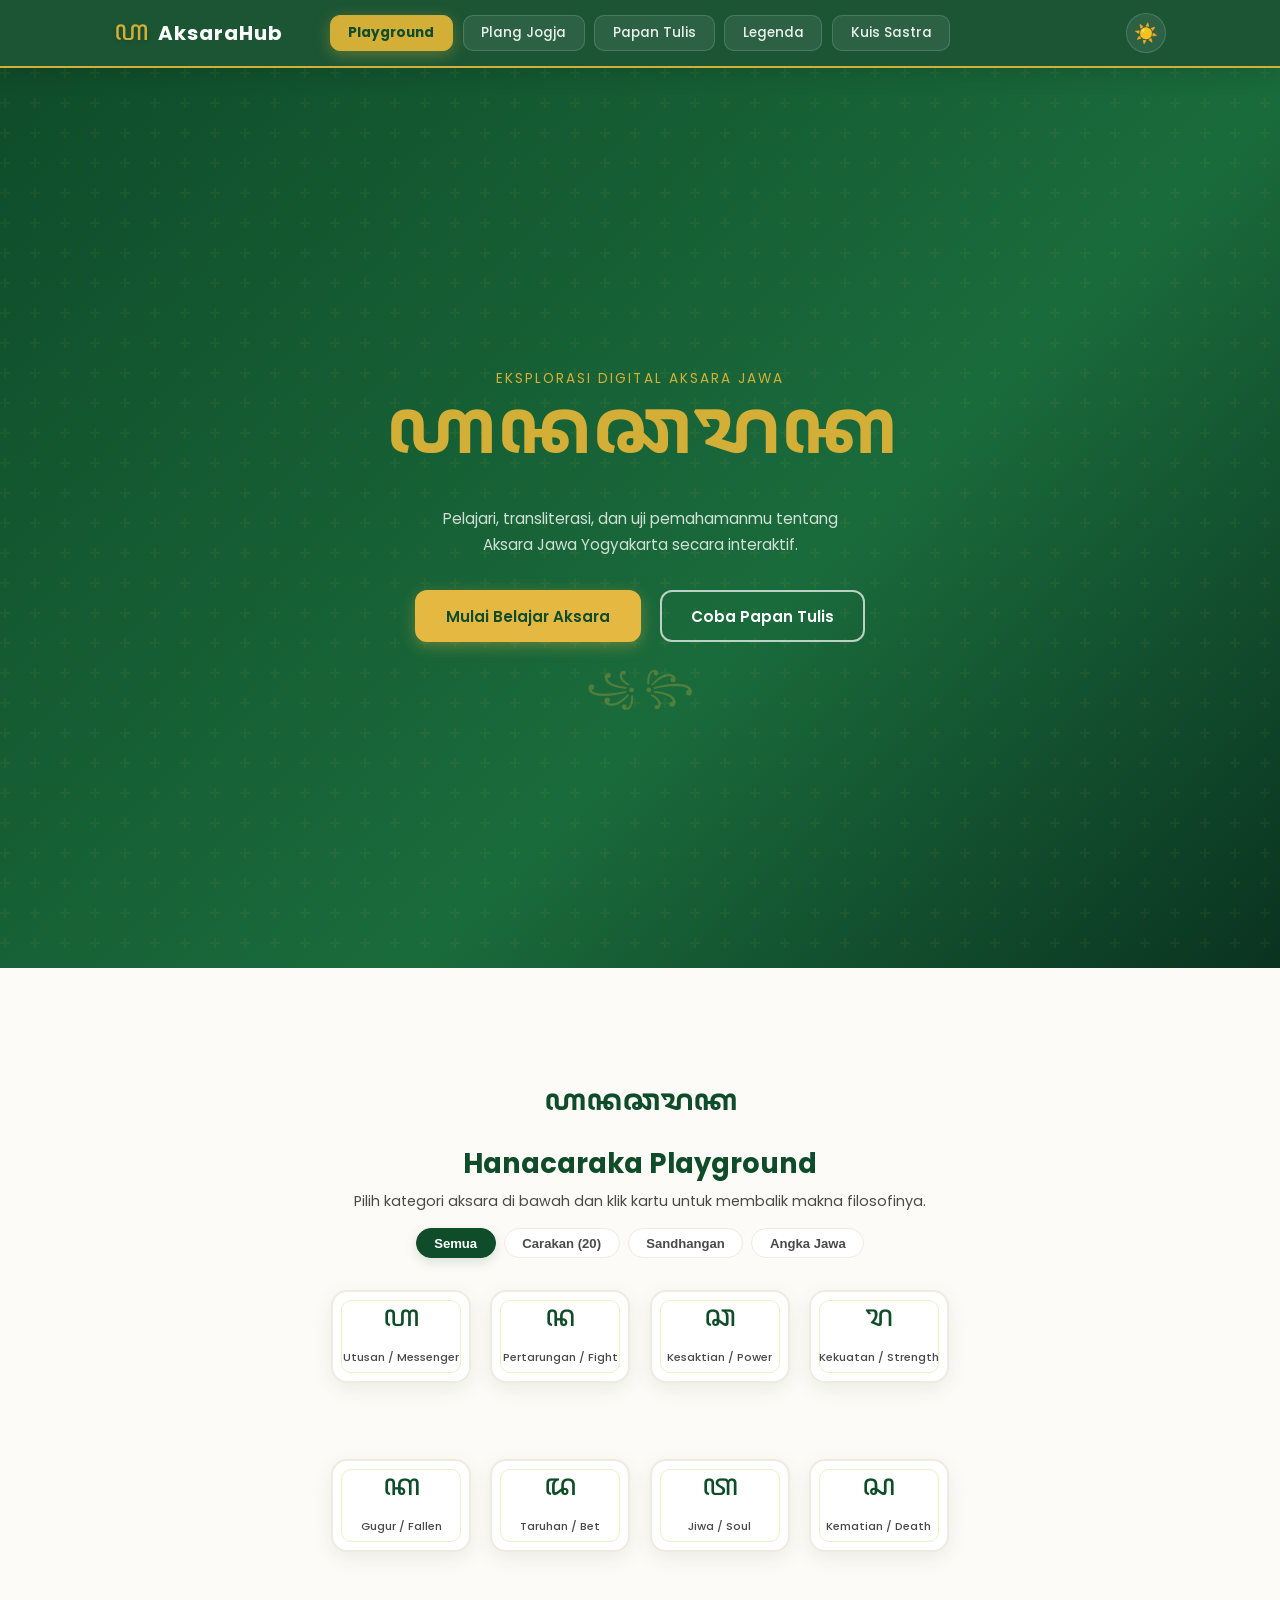
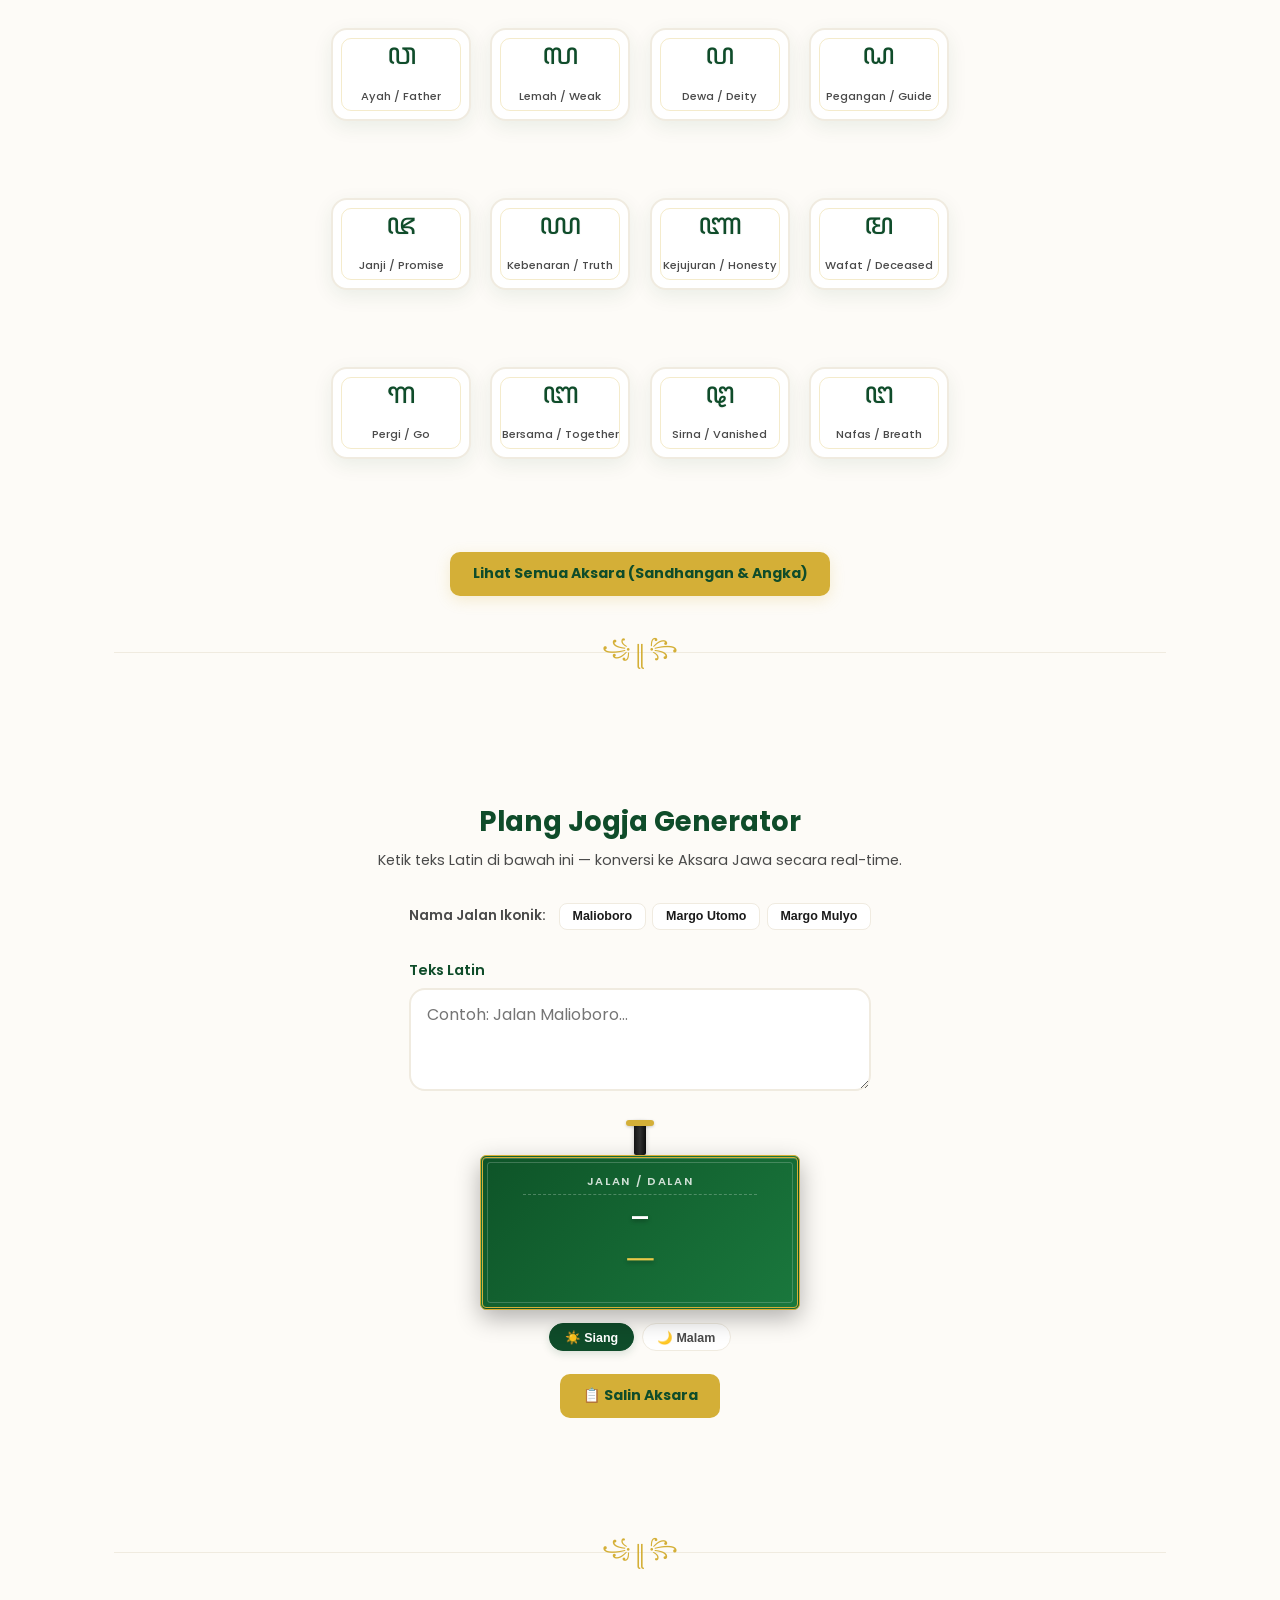
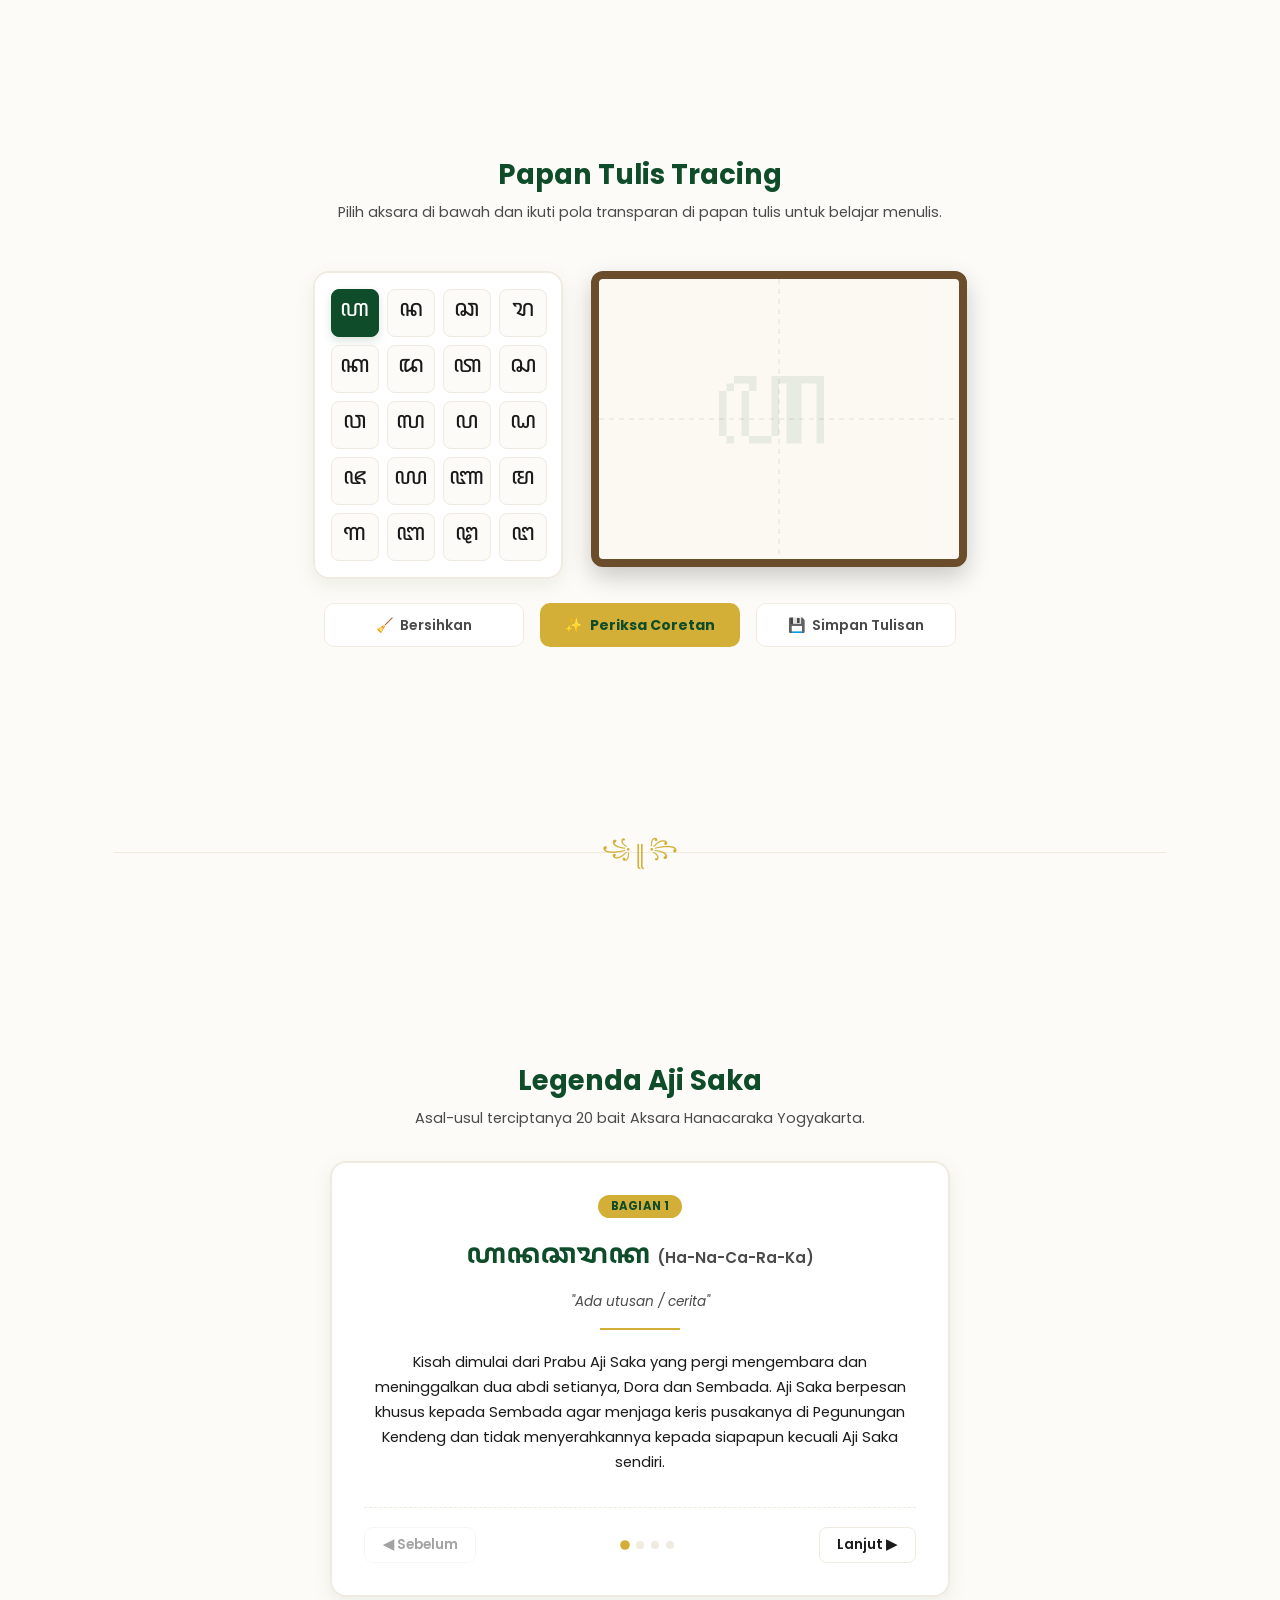
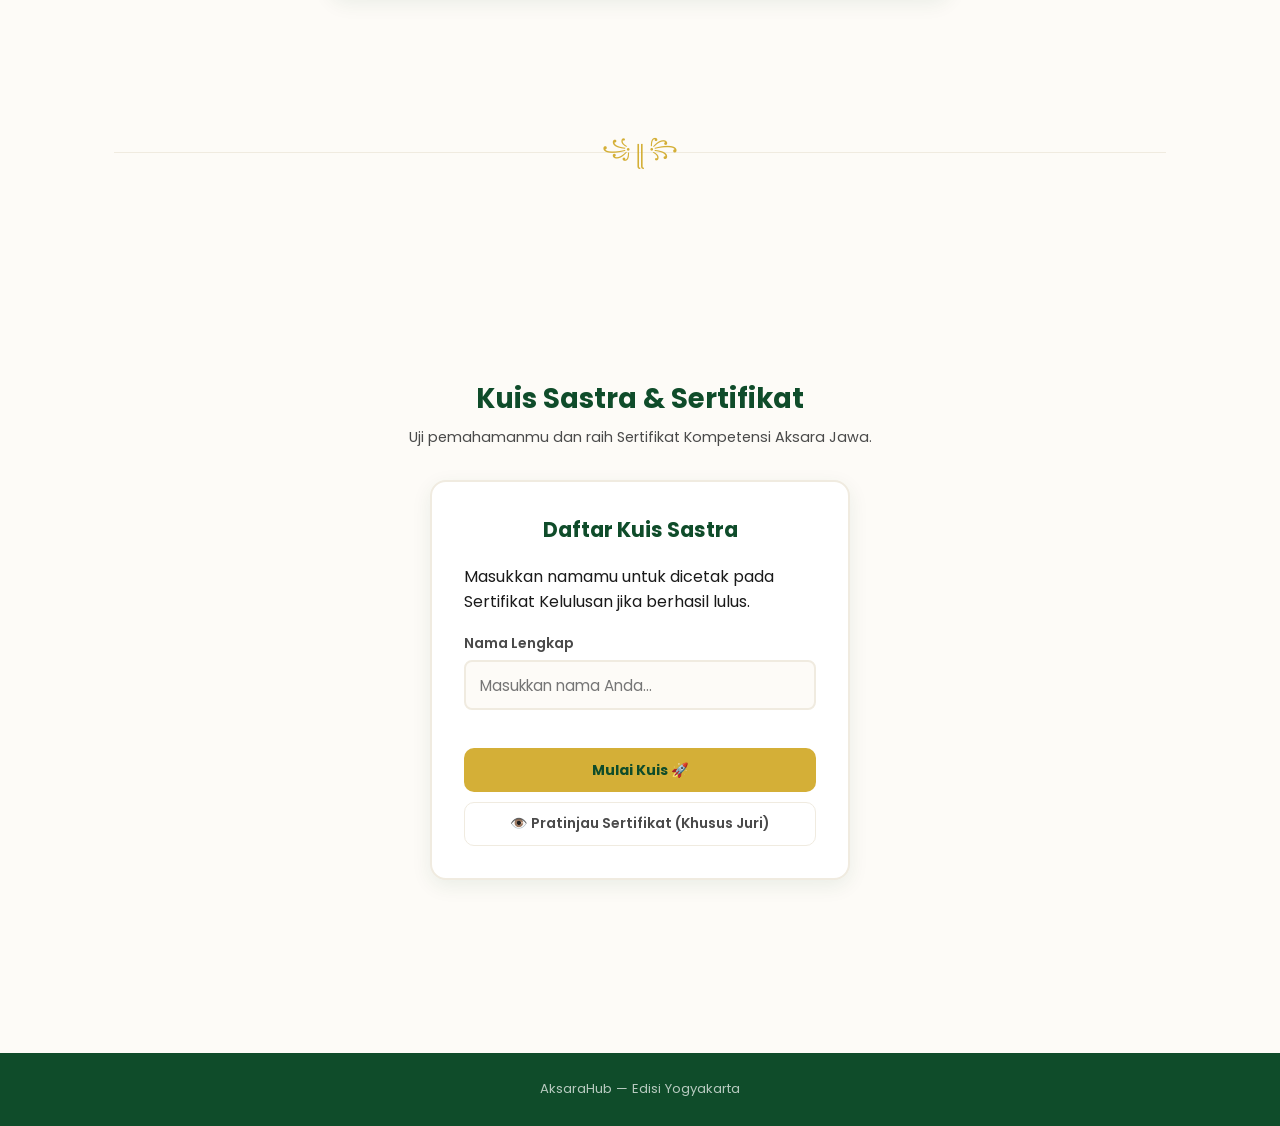
<file: index.html>
<!doctype html>
<html
  lang="id"
  data-theme="light"
>
  <head>
    <meta charset="UTF-8" />
    <meta
      name="viewport"
      content="width=device-width, initial-scale=1.0"
    />
    <meta name="description" content="AksaraHub Edisi Yogyakarta - Aplikasi edukasi interaktif Aksara Jawa (Hanacaraka), generator plang jalan Jogja real-time, dan kuis sastra interaktif. Belajar Aksara Jawa dengan mudah." />
    <meta name="keywords" content="aksara jawa, hanacaraka, yogyakarta, belajar aksara jawa, generator plang jogja, kuis aksara jawa" />
    <title>AksaraHub — Edisi Yogyakarta</title>
    <link
      rel="preconnect"
      href="https://fonts.googleapis.com"
    />
    <link
      href="https://fonts.googleapis.com/css2?family=Noto+Sans+Javanese&family=Poppins:wght@300;400;600;700&display=swap"
      rel="stylesheet"
    />
    <link
      rel="stylesheet"
      href="style.css?v=26"
    />
  </head>
  <body>
    <!-- STICKY NAVBAR -->
    <nav class="navbar">
      <div class="nav-inner">
        <a href="#" class="nav-brand">
          <span class="brand-aksara">ꦲ</span>
          <span class="brand-text">AksaraHub</span>
        </a>
        <div class="nav-links" id="navLinks">
          <button
            class="nav-btn active"
            id="navBtnPlayground"
            data-target="playground"
          >
            Playground
          </button>
          <button
            class="nav-btn"
            id="navBtnGenerator"
            data-target="generator"
          >
            Plang Jogja
          </button>
          <button
            class="nav-btn"
            id="navBtnTracing"
            data-target="tracing"
          >
            Papan Tulis
          </button>
          <button
            class="nav-btn"
            id="navBtnLegenda"
            data-target="legenda"
          >
            Legenda
          </button>
          <button
            class="nav-btn"
            id="navBtnKuis"
            data-target="kuis"
          >
            Kuis Sastra
          </button>
        </div>
        <div class="nav-actions">
          <button
            class="theme-toggle"
            id="themeToggle"
            title="Ganti tema"
            aria-label="Ganti tema"
          >
            ☀️
          </button>
          <button
            class="hamburger-menu"
            id="hamburgerMenu"
            title="Menu"
            aria-label="Menu"
          >
            <span></span>
            <span></span>
            <span></span>
          </button>
        </div>
      </div>
    </nav>

    <!-- HERO -->
    <header class="hero">
      <div class="hero-content">
        <p class="hero-sub">Eksplorasi Digital Aksara Jawa</p>
        <h1 class="hero-title">ꦲꦤꦕꦫꦏ</h1>
        <p class="hero-desc">Pelajari, transliterasi, dan uji pemahamanmu tentang<br />Aksara Jawa Yogyakarta secara interaktif.</p>
        <div class="hero-cta-wrap">
          <button class="hero-cta-btn btn-cta-primary" data-target="playground">Mulai Belajar Aksara</button>
          <button class="hero-cta-btn btn-cta-secondary" data-target="tracing">Coba Papan Tulis</button>
        </div>
      </div>
      <div
        class="hero-ornament"
        aria-hidden="true"
      >
        ꧁ ꧂
      </div>
    </header>

    <!-- MAIN CONTENT (SPA Sections) -->
    <main>
      <!-- SECTION 1: HANACARAKA PLAYGROUND -->
      <section
        id="playground"
        class="section active"
      >
        <div class="section-header">
          <h2>ꦲꦤꦕꦫꦏ <span>Hanacaraka Playground</span></h2>
          <p>Pilih kategori aksara di bawah dan klik kartu untuk membalik makna filosofinya.</p>
          <div class="filter-wrap">
            <button class="filter-btn active" data-filter="all">Semua</button>
            <button class="filter-btn" data-filter="carakan">Carakan (20)</button>
            <button class="filter-btn" data-filter="sandhangan">Sandhangan</button>
            <button class="filter-btn" data-filter="angka">Angka Jawa</button>
          </div>
        </div>
        <div
          class="card-grid"
          id="cardGrid"
        >
          <!-- Cards injected by JS -->
        </div>
        <div class="see-all-container">
          <button class="btn-primary" id="seeAllCardsBtn">Lihat Semua Aksara (Sandhangan & Angka)</button>
        </div>
      </section>

      <!-- SECTION 2: PLANG JOGJA GENERATOR -->
      <section
        id="generator"
        class="section"
      >
        <div class="section-header">
          <h2><span>Plang Jogja Generator</span></h2>
          <p>Ketik teks Latin di bawah ini — konversi ke Aksara Jawa secara real-time.</p>
        </div>
        <div class="generator-wrap">
          <div class="preset-outer">
            <span class="preset-label">Nama Jalan Ikonik:</span>
            <div class="preset-group">
              <button class="btn-preset" data-text="Jalan Malioboro">Malioboro</button>
              <button class="btn-preset" data-text="Jalan Margoutomo">Margo Utomo</button>
              <button class="btn-preset" data-text="Jalan Margo Mulyo">Margo Mulyo</button>
            </div>
          </div>
          
          <div class="input-group">
            <label for="latinInput">Teks Latin</label>
            <textarea
              id="latinInput"
              rows="3"
              placeholder="Contoh: Jalan Malioboro..."
            ></textarea>
          </div>
          
          <!-- Plang Visual -->
          <div class="plang-outer">
            <div class="plang-pole"></div>
            <div class="plang-sign" id="plangSign">
              <div class="plang-top-bar">Jalan / Dalan</div>
              <div
                class="plang-latin"
                id="plangLatin"
              >
                —
              </div>
              <div
                class="plang-aksara"
                id="plangAksara"
              >
                —
              </div>
            </div>
            
            <div class="plang-theme-wrap">
              <button class="btn-plang-theme active" data-theme="classic">☀️ Siang</button>
              <button class="btn-plang-theme" data-theme="night">🌙 Malam</button>
            </div>
          </div>
          <button
            class="btn-primary"
            id="copyBtn"
          >
            📋 Salin Aksara
          </button>
          <p
            class="copy-msg"
            id="copyMsg"
          ></p>
        </div>
      </section>

      <!-- SECTION 3: PAPAN TULIS TRACING -->
      <section
        id="tracing"
        class="section"
      >
        <div class="section-header">
          <h2><span>Papan Tulis Tracing</span></h2>
          <p>Pilih aksara di bawah dan ikuti pola transparan di papan tulis untuk belajar menulis.</p>
        </div>
        <div class="tracing-wrap">
          <div class="tracing-content-row">
            <div class="tracing-letters-select" id="tracingLettersSelect">
              <!-- Letters injected by JS -->
            </div>
            <div class="canvas-outer">
              <div class="canvas-container">
                <canvas id="paintCanvas" width="360" height="280"></canvas>
              </div>
            </div>
          </div>
          <div class="canvas-actions">
            <button class="btn-secondary" id="clearCanvasBtn">🧹 <span class="btn-text">Bersihkan</span></button>
            <button class="btn-primary" id="checkCanvasBtn">✨ <span class="btn-text">Periksa Coretan</span></button>
            <button class="btn-secondary" id="downloadCanvasBtn">💾 <span class="btn-text">Simpan Tulisan</span></button>
          </div>
          <div id="traceFeedback" style="margin-top: 0.5rem; font-weight: 600; font-size: 0.95rem; text-align: center; min-height: 24px; color: var(--gold); transition: var(--trans);"></div>
        </div>
      </section>

      <!-- SECTION 4: LEGENDA AJI SAKA -->
      <section
        id="legenda"
        class="section"
      >
        <div class="section-header">
          <h2><span>Legenda Aji Saka</span></h2>
          <p>Asal-usul terciptanya 20 bait Aksara Hanacaraka Yogyakarta.</p>
        </div>
        <div class="story-container">
          <div class="story-slider" id="storySlider">
            <div class="story-slide active" data-slide="0">
              <div class="story-card">
                <div class="story-badge">Bagian 1</div>
                <h3>ꦲꦤꦕꦫꦏ <span class="card-latin-text">(Ha-Na-Ca-Ra-Ka)</span></h3>
                <p class="story-meaning">"Ada utusan / cerita"</p>
                <div class="story-divider"></div>
                <p class="story-text">Kisah dimulai dari Prabu Aji Saka yang pergi mengembara dan meninggalkan dua abdi setianya, Dora dan Sembada. Aji Saka berpesan khusus kepada Sembada agar menjaga keris pusakanya di Pegunungan Kendeng dan tidak menyerahkannya kepada siapapun kecuali Aji Saka sendiri.</p>
              </div>
            </div>
            <div class="story-slide" data-slide="1">
              <div class="story-card">
                <div class="story-badge">Bagian 2</div>
                <h3>ꦢꦠꦱꦮꦭ <span class="card-latin-text">(Da-Ta-Sa-Wa-La)</span></h3>
                <p class="story-meaning">"Saling bertengkar / berselisih paham"</p>
                <div class="story-divider"></div>
                <p class="story-text">Setelah sekian lama, Prabu Aji Saka yang telah bertahta di Medang Kamulan mengutus Dora untuk mengambil keris pusakanya. Dora menemui Sembada untuk meminta keris tersebut. Namun, Sembada menolak karena memegang teguh amanah sang Prabu yang melarang keras menyerahkannya kepada orang lain.</p>
              </div>
            </div>
            <div class="story-slide" data-slide="2">
              <div class="story-card">
                <div class="story-badge">Bagian 3</div>
                <h3>ꦥꦝꦗꦪꦚ <span class="card-latin-text">(Pa-Dha-Ja-Ya-Nya)</span></h3>
                <p class="story-meaning">"Sama-sama saktinya / kuatnya"</p>
                <div class="story-divider"></div>
                <p class="story-text">Karena memegang perintah yang sama-sama diyakini sah, keduanya tidak mau mengalah. Perselisihan memuncak menjadi pertarungan sengit demi membela amanah. Dora dan Sembada bertarung dengan segenap kesaktian mereka yang berimbang.</p>
              </div>
            </div>
            <div class="story-slide" data-slide="3">
              <div class="story-card">
                <div class="story-badge">Bagian 4</div>
                <h3>ꦩꦒꦧꦗꦔ <span class="card-latin-text">(Ma-Ga-Ba-Tha-Nga)</span></h3>
                <p class="story-meaning">"Keduanya gugur / mati bersama"</p>
                <div class="story-divider"></div>
                <p class="story-text">Pertarungan berakhir tragis. Kedua abdi setia itu gugur bersama karena kelelahan dan kesaktian yang sama kuat. Prabu Aji Saka sangat menyesali kelalaiannya, dan untuk mengenang kesetiaan kedua abdinya, ia menciptakan 20 bait Aksara Jawa Hanacaraka ini.</p>
              </div>
            </div>
          </div>
          <div class="story-controls">
            <button class="btn-nav-story" id="prevStoryBtn" disabled>◀ Sebelum</button>
            <div class="story-dots" id="storyDots">
              <span class="dot active"></span>
              <span class="dot"></span>
              <span class="dot"></span>
              <span class="dot"></span>
            </div>
            <button class="btn-nav-story" id="nextStoryBtn">Lanjut ▶</button>
          </div>
        </div>
      </section>

      <!-- SECTION 5: KUIS SASTRA & SERTIFIKAT -->
      <section
        id="kuis"
        class="section"
      >
        <div class="section-header">
          <h2><span>Kuis Sastra & Sertifikat</span></h2>
          <p>Uji pemahamanmu dan raih Sertifikat Kompetensi Aksara Jawa.</p>
        </div>
        <div
          class="kuis-wrap"
          id="kuisWrap"
        >
          <!-- Quiz injected by JS (Start Screen, Questions, Result, and Certificate) -->
        </div>
      </section>
    </main>

    <footer class="footer">
      <p>AksaraHub — Edisi Yogyakarta</p>
    </footer>

    <script src="script.js?v=26"></script>
  </body>
</html>
</file>
<file: style.css>
/* ===== CSS VARIABLES & RESET ===== */
:root {
  --green: #0f4c2a;
  --green-lt: #1a6b3c;
  --gold: #d4af37;
  --gold-lt: #e8c94a;
  --cream: #fdfbf7;
  --cream-dk: #f0ebe0;
  --text: #1a1a1a;
  --text-sub: #4a4a4a;
  --card-bg: #ffffff;
  --shadow: 0 6px 20px rgba(15, 76, 42, 0.08);
  --radius: 16px;
  --nav-h: 68px;
  --trans: 0.3s cubic-bezier(0.25, 0.8, 0.25, 1);
}
body.dark-theme {
  --cream: #08140c;
  --cream-dk: #0e2014;
  --text: #f3eee3;
  --text-sub: #9ebd9e;
  --card-bg: #11281b;
  --shadow: 0 8px 30px rgba(0, 0, 0, 0.4);
}

*,
*::before,
*::after {
  box-sizing: border-box;
  margin: 0;
  padding: 0;
}
html {
  scroll-behavior: smooth;
  height: 100%;
}

body {
  font-family: 'Poppins', sans-serif;
  background: var(--cream);
  color: var(--text);
  transition:
    background var(--trans),
    color var(--trans);
}

/* Javanese font helper */
.java {
  font-family: 'Noto Sans Javanese', serif;
}

/* ===== NAVBAR ===== */
.navbar {
  position: sticky;
  top: 0;
  z-index: 100;
  display: flex;
  align-items: center;
  height: var(--nav-h);
  background: rgba(15, 76, 42, 0.95);
  backdrop-filter: blur(12px);
  -webkit-backdrop-filter: blur(12px);
  box-shadow: 0 4px 25px rgba(0, 0, 0, 0.15);
  border-bottom: 2.5px solid var(--gold);
}
.nav-inner {
  display: flex;
  align-items: center;
  justify-content: space-between;
  width: 100%;
  max-width: 1100px;
  margin: 0 auto;
  padding: 0 1.5rem;
}
.nav-brand {
  display: flex;
  align-items: center;
  gap: 0.6rem;
  text-decoration: none;
  flex: 1 1 0%;
}
.brand-aksara {
  font-family: 'Noto Sans Javanese', serif;
  font-size: 1.8rem;
  color: var(--gold);
  text-shadow: 0 2px 4px rgba(0, 0, 0, 0.2);
  display: inline-block;
  transform: translateY(4px);
}
.brand-text {
  font-size: 1.25rem;
  font-weight: 700;
  color: #fff;
  letter-spacing: 0.05em;
  font-family: 'Poppins', sans-serif;
}

.nav-links {
  display: flex;
  gap: 0.6rem;
}
.nav-btn {
  background: rgba(255, 255, 255, 0.08);
  border: 1px solid rgba(255, 255, 255, 0.15);
  color: rgba(255, 255, 255, 0.9);
  border-radius: 10px;
  padding: 0.45rem 1.1rem;
  font-family: 'Poppins', sans-serif;
  font-size: 0.85rem;
  font-weight: 500;
  cursor: pointer;
  transition: var(--trans);
}
.nav-btn:hover {
  background: rgba(255, 255, 255, 0.18);
  border-color: rgba(255, 255, 255, 0.3);
  transform: translateY(-1px);
}
.nav-btn.active {
  background: var(--gold);
  border-color: var(--gold);
  color: var(--green);
  font-weight: 700;
  box-shadow: 0 4px 15px rgba(212, 175, 55, 0.35);
}
.theme-toggle {
  background: rgba(255, 255, 255, 0.08);
  border: 1px solid rgba(255, 255, 255, 0.15);
  font-size: 1.2rem;
  cursor: pointer;
  width: 40px;
  height: 40px;
  display: flex;
  align-items: center;
  justify-content: center;
  border-radius: 50%;
  transition: var(--trans);
}
.theme-toggle:hover {
  background: rgba(255, 255, 255, 0.18);
  transform: rotate(20deg) scale(1.1);
}
.nav-actions {
  display: flex;
  align-items: center;
  gap: 0.8rem;
  justify-content: flex-end;
  flex: 1 1 0%;
}

/* ===== HERO ===== */
.hero {
  background: linear-gradient(135deg, var(--green) 0%, #1a6b3c 60%, #0a3320 100%);
  color: #fff;
  text-align: center;
  padding: calc(var(--nav-h) + 2rem) 1.5rem 2.5rem;
  position: relative;
  overflow: hidden;
  min-height: 100vh;
  box-sizing: border-box;
  display: flex;
  flex-direction: column;
  justify-content: center;
  align-items: center;
}
.hero::before {
  content: '';
  position: absolute;
  inset: 0;
  background: url("data:image/svg+xml,%3Csvg width='60' height='60' viewBox='0 0 60 60' xmlns='http://www.w3.org/2000/svg'%3E%3Cg fill='none' fill-rule='evenodd'%3E%3Cg fill='%23D4AF37' fill-opacity='0.06'%3E%3Cpath d='M36 34v-4h-2v4h-4v2h4v4h2v-4h4v-2h-4zm0-30V0h-2v4h-4v2h4v4h2V6h4V4h-4zM6 34v-4H4v4H0v2h4v4h2v-4h4v-2H6zM6 4V0H4v4H0v2h4v4h2V6h4V4H6z'/%3E%3C/g%3E%3C/g%3E%3C/svg%3E");
}
.hero-content {
  position: relative;
}
.hero-sub {
  font-size: 0.85rem;
  text-transform: uppercase;
  letter-spacing: 0.15em;
  color: var(--gold);
  margin-bottom: 0.5rem;
}
.hero-title {
  font-family: 'Noto Sans Javanese', serif;
  font-size: clamp(2.5rem, 8vw, 5rem);
  color: var(--gold);
  line-height: 1.2;
}
.hero-desc {
  font-size: 0.95rem;
  color: rgba(255, 255, 255, 0.8);
  margin-top: 0.8rem;
  line-height: 1.7;
}
.hero-ornament {
  font-family: 'Noto Sans Javanese', serif;
  font-size: 2rem;
  color: rgba(212, 175, 55, 0.3);
  margin-top: 1.2rem;
}
.hero-cta-wrap {
  display: flex;
  gap: 1.2rem;
  justify-content: center;
  margin-top: 2rem;
  position: relative;
  z-index: 10;
}
.hero-cta-btn {
  padding: 0.8rem 1.8rem;
  border-radius: 12px;
  font-family: 'Poppins', sans-serif;
  font-size: 0.95rem;
  font-weight: 600;
  cursor: pointer;
  transition: var(--trans);
  outline: none;
  text-decoration: none;
  display: inline-flex;
  align-items: center;
  justify-content: center;
}
.btn-cta-primary {
  background: #e5b842; /* Emas Royal */
  border: 2px solid #e5b842;
  color: var(--green);
  box-shadow: 0 4px 15px rgba(229, 184, 66, 0.35);
}
.btn-cta-primary:hover {
  background: #f0c960;
  border-color: #f0c960;
  transform: translateY(-2px);
  box-shadow: 0 6px 20px rgba(229, 184, 66, 0.5);
}
.btn-cta-secondary {
  background: transparent;
  border: 2px solid rgba(255, 255, 255, 0.7);
  color: #fff;
}
.btn-cta-secondary:hover {
  background: rgba(255, 255, 255, 0.1);
  border-color: #fff;
  transform: translateY(-2px);
}
@media (max-width: 768px) {
  .hero-cta-wrap {
    flex-direction: column;
    width: 100%;
    max-width: 280px;
    margin-left: auto;
    margin-right: auto;
    gap: 0.8rem;
  }
  .hero-cta-btn {
    width: 100%;
  }
}

/* ===== SECTION LAYOUT ===== */
main {
  max-width: 1100px;
  margin: 0 auto;
  padding: 0 1.5rem;
  width: 100%;
}
.section {
  display: flex;
  flex-direction: column;
  justify-content: center;
  align-items: center;
  min-height: 100vh;
  box-sizing: border-box;
  padding: calc(var(--nav-h) + 2.5rem) 0 3.5rem;
  position: relative;
  border-bottom: 1.5px solid var(--cream-dk);
}
body.dark-theme .section {
  border-bottom-color: rgba(212, 175, 55, 0.15);
}
.section:last-of-type {
  border-bottom: none;
}

/* ===== VIRTUAL SPA: ISOLATED MODE ===== */
body.isolated-mode .hero {
  display: none !important;
}
body.isolated-mode .section {
  display: none !important;
}
body.isolated-mode .section.active {
  display: flex !important;
  min-height: calc(100vh - var(--nav-h));
  border-bottom: none;
}
body.isolated-mode .section::after {
  display: none;
}
.section::after {
  content: '꧁ ꧋ ꧂';
  position: absolute;
  bottom: 0;
  left: 50%;
  transform: translate(-50%, 50%);
  background: var(--bg);
  padding: 0 1.5rem;
  color: var(--gold);
  font-size: 1.15rem;
  font-family: 'Noto Sans Javanese', serif;
  z-index: 2;
  transition: background var(--trans), color var(--trans);
}
.section:last-of-type::after {
  display: none;
}

.section-header {
  text-align: center;
  margin-bottom: 2rem;
}
.section-header h2 {
  font-size: clamp(1.4rem, 3vw, 1.9rem);
  color: var(--green);
  display: flex;
  flex-direction: column;
  align-items: center;
  justify-content: center;
  gap: 0.3rem;
  font-family: 'Noto Sans Javanese', serif;
}
body.dark-theme .section-header h2 {
  color: var(--gold);
}
.section-header h2 span {
  font-family: 'Poppins', sans-serif;
  font-size: 0.9em;
}
.section-header p {
  color: var(--text-sub);
  font-size: 0.9rem;
  margin-top: 0.4rem;
}

/* ===== CARD GRID (Section 1) ===== */
.card-grid {
  display: grid;
  grid-template-columns: repeat(4, 1fr);
  gap: 1.2rem;
}
.see-all-container {
  display: flex;
  justify-content: center;
  margin-top: 2.2rem;
}
#seeAllCardsBtn {
  font-weight: 700;
  box-shadow: 0 4px 15px rgba(212, 175, 55, 0.2);
}
@keyframes fadeInCard {
  from {
    opacity: 0;
    transform: translateY(15px);
  }
  to {
    opacity: 1;
    transform: translateY(0);
  }
}
.fade-in-card {
  animation: fadeInCard 0.4s cubic-bezier(0.25, 0.8, 0.25, 1) forwards;
}
/* Flip card */
.flip-card {
  height: 150px;
  perspective: 1000px;
  cursor: pointer;
  transition: transform 0.3s ease;
}
.flip-card:hover {
  transform: translateY(-6px);
}
.flip-inner {
  width: 100%;
  height: 100%;
  position: relative;
  transform-style: preserve-3d;
  transition: transform 0.6s cubic-bezier(0.4, 0, 0.2, 1);
}
.flip-card.is-flipped .flip-inner {
  transform: rotateY(180deg);
}

.flip-front,
.flip-back {
  position: absolute;
  inset: 0;
  border-radius: var(--radius);
  display: flex;
  flex-direction: column;
  align-items: center;
  justify-content: center;
  backface-visibility: hidden;
  -webkit-backface-visibility: hidden;
  box-shadow: var(--shadow);
  transition: all var(--trans);
}
.flip-front {
  background: var(--card-bg);
  border: 2px solid var(--cream-dk);
  position: relative;
  justify-content: center;
  gap: 0.8rem;
  padding: 1rem 0.5rem;
}
/* Delicate traditional corner borders */
.flip-front::before {
  content: '';
  position: absolute;
  inset: 8px;
  border: 1px solid rgba(212, 175, 55, 0.25);
  border-radius: calc(var(--radius) - 6px);
  pointer-events: none;
}
.flip-front:hover {
  box-shadow: 0 12px 30px rgba(15, 76, 42, 0.18);
  border-color: var(--gold);
}
.flip-back {
  background: linear-gradient(135deg, var(--green) 0%, var(--green-lt) 100%);
  color: #fff;
  transform: rotateY(180deg);
  border: 2.5px solid var(--gold);
}
.card-aksara {
  font-family: 'Noto Sans Javanese', serif;
  font-size: 1.9rem;
  color: var(--green);
  text-shadow: 0 1px 2px rgba(0, 0, 0, 0.05);
  display: inline-block;
  line-height: 1;
}
body.dark-theme .card-aksara {
  color: var(--gold);
}
.card-id {
  font-size: 0.7rem;
  color: var(--text-sub);
  font-weight: 500;
  line-height: 1.2;
}
.back-latin {
  font-size: 1.5rem;
  font-weight: 700;
  color: var(--gold);
  text-shadow: 0 2px 4px rgba(0, 0, 0, 0.2);
}
.back-arti {
  font-size: 0.75rem;
  text-align: center;
  padding: 0 0.75rem;
  margin-top: 0.5rem;
  opacity: 0.9;
  line-height: 1.5;
}

/* ===== GENERATOR (Section 2) ===== */
.generator-wrap {
  display: flex;
  flex-direction: column;
  align-items: center;
  gap: 1.4rem;
}
.input-group {
  width: 100%;
  max-width: 480px;
}
.input-group label {
  display: block;
  font-weight: 600;
  margin-bottom: 0.4rem;
  color: var(--green);
  font-size: 0.9rem;
}
body.dark-theme .input-group label {
  color: var(--gold);
}
.input-group textarea {
  width: 100%;
  border: 2px solid var(--cream-dk);
  border-radius: var(--radius);
  padding: 0.75rem 1rem;
  font-family: 'Poppins', sans-serif;
  font-size: 1rem;
  background: var(--card-bg);
  color: var(--text);
  resize: vertical;
  transition:
    border-color var(--trans),
    box-shadow var(--trans);
}
.input-group textarea:focus {
  outline: none;
  border-color: var(--gold);
  box-shadow: 0 0 0 3px rgba(212, 175, 55, 0.2);
}

/* Plang Sign */
.plang-outer {
  display: flex;
  flex-direction: column;
  align-items: center;
}
/* Tiang khas Jogja yang indah */
.plang-pole {
  width: 12px;
  height: 35px;
  background: linear-gradient(90deg, #151515 0%, #303030 50%, #0c0c0c 100%);
  border-radius: 2px;
  position: relative;
  box-shadow: 0 2px 5px rgba(0, 0, 0, 0.2);
}
.plang-pole::before {
  content: '';
  position: absolute;
  top: 0;
  left: -8px;
  width: 28px;
  height: 6px;
  background: var(--gold);
  border-radius: 3px;
  box-shadow: 0 1px 3px rgba(0, 0, 0, 0.2);
}
/* Papan nama jalan yang lebih realistis dan premium */
.plang-sign {
  background: linear-gradient(135deg, #0e5428 0%, #1a783d 100%);
  border: 3.5px double var(--gold);
  border-radius: 6px;
  padding: 0.9rem 2.5rem;
  min-width: 320px;
  text-align: center;
  box-shadow:
    0 8px 24px rgba(0, 0, 0, 0.3),
    inset 0 1px 0 rgba(255, 255, 255, 0.2);
  position: relative;
}
.plang-sign::after {
  content: '';
  position: absolute;
  inset: 4px;
  border: 1px solid rgba(255, 255, 255, 0.2);
  border-radius: 3px;
  pointer-events: none;
}
.plang-top-bar {
  font-size: 0.7rem;
  color: rgba(255, 255, 255, 0.8);
  letter-spacing: 0.15em;
  text-transform: uppercase;
  font-weight: 600;
  margin-bottom: 0.4rem;
  border-bottom: 1px dashed rgba(255, 255, 255, 0.25);
  padding-bottom: 0.3rem;
}
.plang-latin {
  font-size: 1.25rem;
  font-weight: 700;
  color: #fff;
  min-height: 1.4em;
  text-shadow: 0 2px 4px rgba(0, 0, 0, 0.3);
}
.plang-aksara {
  font-family: 'Noto Sans Javanese', serif;
  font-size: 1.8rem;
  color: var(--gold-lt);
  min-height: 1.6em;
  margin-top: 0.2rem;
  text-shadow: 0 2px 4px rgba(0, 0, 0, 0.3);
}

.btn-primary {
  background: var(--gold);
  color: var(--green);
  font-family: 'Poppins', sans-serif;
  font-weight: 700;
  font-size: 0.88rem;
  border: none;
  border-radius: 10px;
  padding: 0.65rem 1.4rem;
  cursor: pointer;
  transition: var(--trans);
  display: inline-flex;
  align-items: center;
  justify-content: center;
  gap: 0.4rem;
  height: 44px;
}
.btn-primary:hover {
  background: var(--gold-lt);
  transform: translateY(-2px);
  box-shadow: var(--shadow);
}
.btn-secondary {
  background: var(--card-bg);
  border: 1.5px solid var(--cream-dk);
  color: var(--text-sub);
  font-family: 'Poppins', sans-serif;
  font-weight: 600;
  font-size: 0.88rem;
  border-radius: 10px;
  padding: 0.65rem 1.4rem;
  cursor: pointer;
  transition: var(--trans);
  display: inline-flex;
  align-items: center;
  justify-content: center;
  gap: 0.4rem;
  height: 44px;
}
.btn-secondary:hover {
  border-color: var(--gold);
  color: var(--gold);
  transform: translateY(-2px);
  box-shadow: var(--shadow);
}
body.dark-theme .btn-secondary {
  background: var(--card-bg);
  border-color: rgba(212, 175, 55, 0.35);
  color: var(--text);
}
.copy-msg {
  font-size: 0.8rem;
  color: var(--green);
  font-weight: 600;
  min-height: 1.2em;
}
body.dark-theme .copy-msg {
  color: var(--gold);
}

/* ===== KUIS (Section 3) ===== */
.kuis-wrap {
  max-width: 620px;
  margin: 0 auto;
}
.kuis-progress {
  text-align: right;
  font-size: 0.8rem;
  color: var(--text-sub);
  margin-bottom: 1rem;
}
.kuis-question {
  background: var(--card-bg);
  border-radius: var(--radius);
  padding: 1.5rem;
  box-shadow: var(--shadow);
  margin-bottom: 1.2rem;
}
.q-soal {
  font-size: 1rem;
  font-weight: 600;
  margin-bottom: 0.3rem;
}
.q-aksara {
  font-family: 'Noto Sans Javanese', serif;
  font-size: 2rem;
  color: var(--green);
  margin-bottom: 1rem;
  display: block;
}
body.dark-theme .q-aksara {
  color: var(--gold);
}
.q-options {
  display: grid;
  grid-template-columns: 1fr 1fr;
  gap: 0.8rem;
}
.q-opt {
  background: var(--cream-dk);
  color: var(--text);
  font-family: 'Poppins', sans-serif;
  border: 2px solid transparent;
  border-radius: 12px;
  padding: 0.75rem;
  cursor: pointer;
  font-size: 0.95rem;
  font-weight: 600;
  transition: var(--trans);
  text-align: center;
  box-shadow: 0 2px 6px rgba(0, 0, 0, 0.04);
}
.q-opt:hover:not(:disabled) {
  border-color: var(--gold);
  background: var(--card-bg);
  transform: translateY(-2px);
  box-shadow: var(--shadow);
}
.q-opt.correct {
  background: #28a745;
  border-color: #28a745;
  color: #fff;
  box-shadow: 0 4px 15px rgba(40, 167, 69, 0.3);
}
.q-opt.wrong {
  background: #dc3545;
  border-color: #dc3545;
  color: #fff;
  box-shadow: 0 4px 15px rgba(220, 53, 69, 0.3);
  animation: shake 0.4s ease;
}
.q-opt:disabled {
  cursor: default;
}

@keyframes shake {
  0%, 100% { transform: translateX(0); }
  20%, 60% { transform: translateX(-6px); }
  40%, 80% { transform: translateX(6px); }
}

.kuis-result {
  text-align: center;
  background: var(--card-bg);
  border-radius: var(--radius);
  padding: 2.5rem;
  box-shadow: var(--shadow);
}
.result-score {
  font-size: 3rem;
  font-weight: 700;
  color: var(--green);
}
body.dark-theme .result-score {
  color: var(--gold);
}
.result-msg {
  margin: 0.5rem 0 1.5rem;
  color: var(--text-sub);
}

/* ===== FOOTER ===== */
.footer {
  background: var(--green);
  color: rgba(255, 255, 255, 0.7);
  text-align: center;
  padding: 1.5rem;
  font-size: 0.82rem;
  line-height: 1.9;
}

/* ===== PLAYGROUND FILTERS ===== */
.filter-wrap {
  display: flex;
  justify-content: center;
  gap: 0.5rem;
  margin-top: 1rem;
  flex-wrap: wrap;
}
.filter-btn {
  background: var(--card-bg);
  border: 1.5px solid var(--cream-dk);
  color: var(--text-sub);
  padding: 0.4rem 1.1rem;
  border-radius: 20px;
  font-size: 0.82rem;
  font-weight: 600;
  cursor: pointer;
  transition: var(--trans);
}
.filter-btn:hover {
  border-color: var(--gold);
  color: var(--gold);
}
.filter-btn.active {
  background: var(--green);
  border-color: var(--green);
  color: #fff;
  box-shadow: 0 4px 12px rgba(15, 76, 42, 0.15);
}
body.dark-theme .filter-btn.active {
  background: var(--gold);
  border-color: var(--gold);
  color: var(--green);
  box-shadow: 0 4px 12px rgba(212, 175, 55, 0.25);
}

/* ===== PRESETS & PLANG THEMES ===== */
.preset-outer {
  display: flex;
  align-items: center;
  gap: 0.8rem;
  width: 100%;
  max-width: 480px;
  margin-bottom: 0.5rem;
  flex-wrap: wrap;
  justify-content: center;
}
.preset-label {
  font-size: 0.85rem;
  font-weight: 600;
  color: var(--text-sub);
}
.preset-group {
  display: flex;
  gap: 0.4rem;
  flex-wrap: wrap;
}
.btn-preset {
  background: var(--card-bg);
  border: 1px solid var(--cream-dk);
  color: var(--text);
  font-size: 0.78rem;
  font-weight: 600;
  padding: 0.35rem 0.8rem;
  border-radius: 8px;
  cursor: pointer;
  transition: var(--trans);
}
.btn-preset:hover {
  border-color: var(--gold);
  color: var(--gold);
  transform: translateY(-1px);
}
.plang-theme-wrap {
  display: flex;
  gap: 0.5rem;
  margin-top: 0.8rem;
}
.btn-plang-theme {
  background: var(--card-bg);
  border: 1.5px solid var(--cream-dk);
  color: var(--text-sub);
  font-size: 0.78rem;
  font-weight: 600;
  padding: 0.35rem 0.9rem;
  border-radius: 20px;
  cursor: pointer;
  transition: var(--trans);
}
.btn-plang-theme.active {
  background: var(--green);
  border-color: var(--green);
  color: #fff;
  box-shadow: 0 3px 8px rgba(15, 76, 42, 0.15);
}
body.dark-theme .btn-plang-theme.active {
  background: var(--gold);
  border-color: var(--gold);
  color: var(--green);
  box-shadow: 0 3px 8px rgba(212, 175, 55, 0.2);
}
.plang-sign.night {
  background: linear-gradient(135deg, #092c15 0%, #0d3b1e 100%);
  border-color: var(--gold-lt);
}

/* ===== PAPAN TULIS TRACING ===== */
.tracing-wrap {
  display: flex;
  flex-direction: column;
  align-items: center;
  gap: 1.5rem;
  margin-top: 1rem;
  width: 100%;
}
.tracing-content-row {
  display: flex;
  gap: 1.8rem;
  justify-content: center;
  align-items: flex-start;
  flex-wrap: wrap;
  width: 100%;
}
.tracing-letters-select {
  display: grid;
  grid-template-columns: repeat(4, 1fr);
  gap: 0.5rem;
  background: var(--card-bg);
  border: 2px solid var(--cream-dk);
  border-radius: var(--radius);
  padding: 1rem;
  max-height: 330px;
  overflow-y: auto;
  box-shadow: var(--shadow);
  width: 100%;
  max-width: 250px;
}
.btn-trace-select {
  font-family: 'Noto Sans Javanese', serif;
  font-size: 1.5rem;
  background: var(--cream);
  border: 1.5px solid var(--cream-dk);
  color: var(--text);
  border-radius: 8px;
  width: 48px;
  height: 48px;
  cursor: pointer;
  display: flex;
  align-items: center;
  justify-content: center;
  transition: var(--trans);
}
.btn-trace-select:hover {
  border-color: var(--gold);
  color: var(--gold);
  transform: scale(1.05);
}
.btn-trace-select.active {
  background: var(--green);
  border-color: var(--green);
  color: #fff;
  box-shadow: 0 4px 10px rgba(15, 76, 42, 0.15);
}
.btn-trace-select.completed {
  background: rgba(46, 125, 50, 0.15);
  border-color: rgba(46, 125, 50, 0.35);
  color: #2e7d32;
}
.btn-trace-select.completed.active {
  background: var(--green);
  border-color: var(--green);
  color: #fff;
}
body.dark-theme .btn-trace-select.active {
  background: var(--gold);
  border-color: var(--gold);
  color: var(--green);
  box-shadow: 0 4px 10px rgba(212, 175, 55, 0.25);
}
body.dark-theme .btn-trace-select.completed {
  background: rgba(46, 125, 50, 0.3);
  border-color: rgba(46, 125, 50, 0.5);
  color: #a5d6a7;
}
body.dark-theme .btn-trace-select.completed.active {
  background: var(--gold);
  border-color: var(--gold);
  color: var(--green);
}
.canvas-outer {
  display: flex;
  flex-direction: column;
  align-items: center;
  gap: 1rem;
}
.canvas-container {
  background: #fbf9f2;
  border: 8px solid #6b4c2b; /* Wooden frame */
  border-radius: 12px;
  box-shadow: 0 10px 25px rgba(0, 0, 0, 0.2);
  position: relative;
  cursor: crosshair;
  overflow: hidden;
  touch-action: none;
}
#paintCanvas {
  display: block;
}
.canvas-actions {
  display: flex;
  flex-direction: row;
  justify-content: center;
  align-items: center;
  gap: 1rem;
  width: 100%;
  max-width: 640px;
}
.canvas-actions button {
  flex: 1;
  max-width: 200px;
}

/* ===== LEGENDA AJI SAKA ===== */
.story-container {
  max-width: 620px;
  margin: 0 auto;
  background: var(--card-bg);
  border: 2px solid var(--cream-dk);
  border-radius: var(--radius);
  padding: 2rem;
  box-shadow: var(--shadow);
}
.story-slider {
  position: relative;
  min-height: 230px;
}
.story-slide {
  display: none;
  opacity: 0;
  transition: opacity 0.4s ease;
}
.story-slide.active {
  display: block;
  opacity: 1;
}
.story-card {
  display: flex;
  flex-direction: column;
  align-items: center;
  text-align: center;
}
.story-badge {
  background: var(--gold);
  color: var(--green);
  font-size: 0.72rem;
  font-weight: 700;
  padding: 0.2rem 0.8rem;
  border-radius: 20px;
  text-transform: uppercase;
  letter-spacing: 0.05em;
  margin-bottom: 0.8rem;
}
.story-card h3 {
  font-family: 'Noto Sans Javanese', serif;
  font-size: 1.8rem;
  color: var(--green);
  margin-bottom: 0.2rem;
}
body.dark-theme .story-card h3 {
  color: var(--gold);
}
.card-latin-text {
  font-family: 'Poppins', sans-serif;
  font-size: 0.95rem;
  font-weight: 600;
  color: var(--text-sub);
}
.story-meaning {
  font-style: italic;
  color: var(--text-sub);
  font-size: 0.85rem;
  margin-bottom: 1rem;
}
.story-divider {
  width: 80px;
  height: 2px;
  background: var(--gold);
  margin-bottom: 1.2rem;
}
.story-text {
  font-size: 0.92rem;
  line-height: 1.7;
  color: var(--text);
}
.story-controls {
  display: flex;
  align-items: center;
  justify-content: space-between;
  margin-top: 2rem;
  border-top: 1px dashed var(--cream-dk);
  padding-top: 1.2rem;
}
.btn-nav-story {
  background: transparent;
  border: 1.5px solid var(--cream-dk);
  color: var(--text);
  font-family: 'Poppins', sans-serif;
  font-weight: 600;
  font-size: 0.85rem;
  padding: 0.45rem 1.1rem;
  border-radius: 8px;
  cursor: pointer;
  transition: var(--trans);
}
.btn-nav-story:hover:not(:disabled) {
  border-color: var(--gold);
  color: var(--gold);
}
.btn-nav-story:disabled {
  opacity: 0.4;
  cursor: not-allowed;
}
.story-dots {
  display: flex;
  gap: 0.45rem;
}
.story-dots .dot {
  width: 8px;
  height: 8px;
  background: var(--cream-dk);
  border-radius: 50%;
  cursor: pointer;
  transition: var(--trans);
}
.story-dots .dot.active {
  background: var(--gold);
  transform: scale(1.2);
}

/* ===== KUIS START FORM & CERTIFICATE ===== */
.kuis-start-form {
  display: flex;
  flex-direction: column;
  gap: 1.2rem;
  max-width: 420px;
  margin: 0 auto;
  background: var(--card-bg);
  border-radius: var(--radius);
  padding: 2rem;
  box-shadow: var(--shadow);
  border: 2px solid var(--cream-dk);
}
.kuis-start-form h3 {
  text-align: center;
  color: var(--green);
  font-size: 1.3rem;
}
body.dark-theme .kuis-start-form h3 {
  color: var(--gold);
}
.form-group {
  display: flex;
  flex-direction: column;
  gap: 0.4rem;
}
.form-group label {
  font-size: 0.88rem;
  font-weight: 600;
  color: var(--text-sub);
}
.form-group input {
  padding: 0.7rem 0.9rem;
  border: 2px solid var(--cream-dk);
  border-radius: 8px;
  font-family: 'Poppins', sans-serif;
  font-size: 0.95rem;
  background: var(--cream);
  color: var(--text);
  transition: var(--trans);
}
.form-group input:focus {
  outline: none;
  border-color: var(--gold);
  box-shadow: 0 0 0 3px rgba(212, 175, 55, 0.15);
}
.certificate-award-wrap {
  text-align: center;
  background: var(--card-bg);
  border-radius: var(--radius);
  padding: 2.2rem;
  box-shadow: var(--shadow);
  max-width: 540px;
  margin: 0 auto;
  border: 2px solid var(--cream-dk);
}
.certificate-award-wrap h3 {
  color: var(--green);
  font-size: 1.5rem;
  margin-bottom: 0.5rem;
}
body.dark-theme .certificate-award-wrap h3 {
  color: var(--gold);
}
.cert-preview-img {
  max-width: 100%;
  border: 6px solid var(--cream-dk);
  border-radius: 8px;
  margin: 1.5rem 0;
  box-shadow: 0 6px 20px rgba(0, 0, 0, 0.15);
}

/* ===== RESPONSIVE ===== */
.hamburger-menu {
  display: none;
}

@media (max-width: 768px) {
  .nav-inner {
    padding: 0 1.2rem;
  }
  .nav-brand {
    gap: 0.4rem;
  }
  .brand-text {
    font-size: 1.15rem;
  }
  
  /* Hamburger dropdown overlay */
  .nav-links {
    position: fixed;
    top: var(--nav-h);
    left: 0;
    width: 100%;
    height: calc(100vh - var(--nav-h));
    background: var(--green);
    flex-direction: column;
    align-items: center;
    justify-content: center;
    gap: 1.4rem;
    transform: translateY(-100%);
    opacity: 0;
    pointer-events: none;
    transition: all 0.35s cubic-bezier(0.4, 0, 0.2, 1);
    z-index: 99;
  }
  .nav-links.active {
    transform: translateY(0);
    opacity: 1;
    pointer-events: auto;
  }
  .nav-btn {
    font-size: 1.1rem;
    width: 80%;
    text-align: center;
    padding: 0.8rem;
    background: rgba(255, 255, 255, 0.05);
  }
  
  /* Show hamburger button */
  .nav-actions {
    display: flex;
    align-items: center;
    gap: 0.8rem;
  }
  .hamburger-menu {
    display: flex;
    flex-direction: column;
    justify-content: space-between;
    width: 24px;
    height: 18px;
    background: transparent;
    border: none;
    cursor: pointer;
    padding: 0;
    z-index: 101;
  }
  .hamburger-menu span {
    width: 100%;
    height: 2.2px;
    background-color: #fff;
    transition: var(--trans);
    transform-origin: left center;
  }
  .hamburger-menu.active span:nth-child(1) {
    transform: rotate(45deg) translate(2px, -1px);
  }
  .hamburger-menu.active span:nth-child(2) {
    opacity: 0;
    transform: scale(0);
  }
  .hamburger-menu.active span:nth-child(3) {
    transform: rotate(-45deg) translate(2px, 1px);
  }

  /* Hero */
  .hero {
    padding: 2.5rem 1.2rem 2rem;
  }
  .hero-desc {
    font-size: 0.88rem;
  }
  .hero-ornament {
    display: none;
  }

  /* Sections */
  main {
    padding: 0 1.2rem 2.5rem;
  }
  .section {
    padding-top: 2rem;
  }
  .section-header h2 {
    font-size: 1.4rem;
    flex-direction: column;
    gap: 0.2rem;
  }
  
  /* Grid Playground */
  .card-grid {
    grid-template-columns: repeat(2, 1fr);
    gap: 0.8rem;
  }
  .flip-card {
    height: 130px;
  }
  .card-aksara {
    font-size: 1.7rem;
  }

  /* Plang Sign */
  .plang-sign {
    min-width: unset;
    width: 100%;
    max-width: 310px;
    padding: 0.8rem 1.5rem;
  }
  .plang-aksara {
    font-size: 1.5rem;
  }

  /* Tracing Canvas */
  .canvas-container {
    max-width: 320px;
    height: 250px;
  }
  #paintCanvas {
    width: 104px;
    height: 234px;
    width: 304px; /* Scaled dynamically */
    height: 234px;
  }
  .tracing-letters-select {
    grid-template-columns: repeat(5, 1fr);
    max-width: unset;
    max-height: 140px;
  }
  .tracing-wrap {
    gap: 0.8rem;
    margin-top: 0.5rem;
  }
  .canvas-outer {
    gap: 0.8rem;
  }
  .canvas-actions {
    display: flex;
    flex-direction: row;
    gap: 0.5rem;
    width: 100%;
    max-width: 320px;
    margin: 0 auto;
  }
  .canvas-actions button {
    height: 40px;
    padding: 0.5rem 0.8rem;
    font-size: 0.82rem;
    max-width: none;
  }
  .canvas-actions .btn-secondary {
    width: 40px;
    padding: 0;
    flex-shrink: 0;
  }
  .canvas-actions .btn-secondary .btn-text {
    display: none;
  }
  .canvas-actions .btn-primary {
    flex: 1;
  }
  
  /* Quiz options */
  .q-options {
    grid-template-columns: 1fr;
  }

  /* Legenda Slide Mobile Optimization */
  #legenda .section-header p {
    display: none;
  }
  .story-container {
    padding: 1.2rem;
  }
  .story-card h3 {
    font-size: 1.4rem;
  }
  .card-latin-text {
    font-size: 0.85rem;
  }
  .story-badge {
    margin-bottom: 0.5rem;
  }
  .story-meaning {
    margin-bottom: 0.6rem;
  }
  .story-divider {
    margin-bottom: 0.8rem;
  }
  .story-text {
    font-size: 0.85rem;
    line-height: 1.5;
  }
  .story-controls {
    margin-top: 1rem;
    padding-top: 0.8rem;
  }
}

/* ===== ANIMASI SHAKE KUIS ===== */
.shake {
  animation: shakeKey 0.4s ease-in-out;
}
@keyframes shakeKey {
  0%, 100% { transform: translateX(0); }
  20%, 60% { transform: translateX(-8px); }
  40%, 80% { transform: translateX(8px); }
}

/* ===== KISI-KISI HINT BOX ===== */
.q-hint-box {
  margin-top: 1rem;
  padding: 0.8rem 1rem;
  background: var(--cream);
  border-left: 4px solid var(--gold);
  border-radius: 8px;
  font-size: 0.88rem;
  color: var(--text-sub);
  display: flex;
  align-items: center;
  gap: 0.6rem;
  animation: fadeIn 0.3s ease-in-out;
  line-height: 1.5;
  text-align: left;
}
body.dark-theme .q-hint-box {
  background: rgba(255, 255, 255, 0.05);
  border-left-color: var(--gold);
  color: #ddd;
}
@keyframes fadeIn {
  from { opacity: 0; transform: translateY(5px); }
  to { opacity: 1; transform: translateY(0); }
}
</file>
